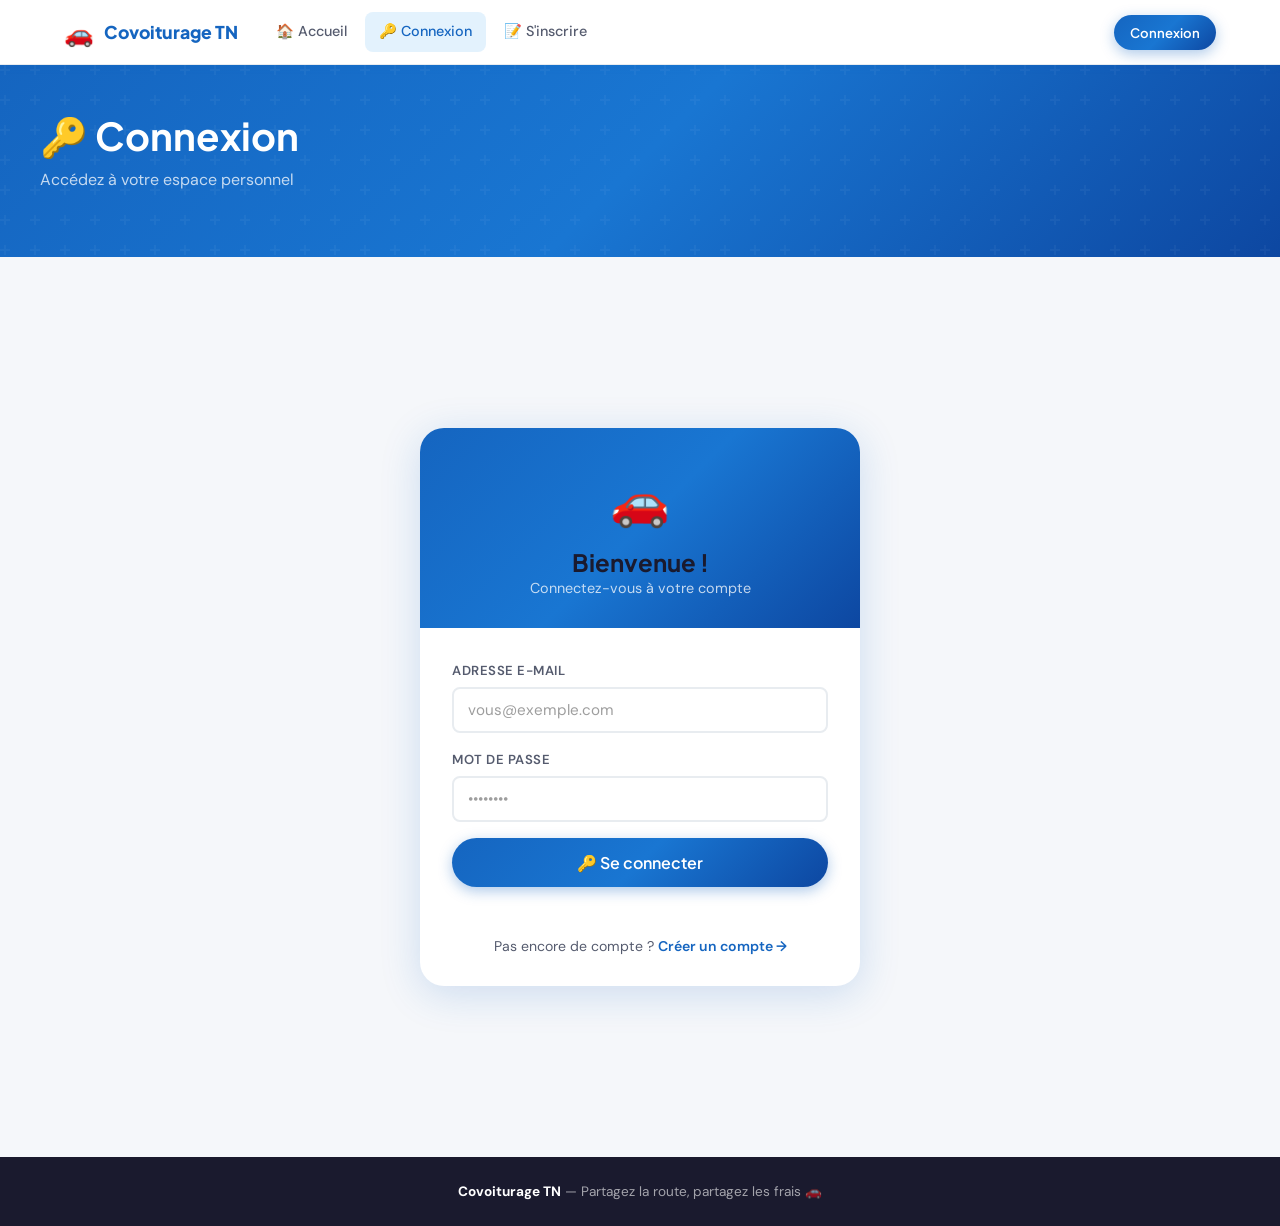
<file: login.html>
<!DOCTYPE html>
<html lang="fr">
<head>
  <meta charset="UTF-8"/>
  <meta name="viewport" content="width=device-width, initial-scale=1.0"/>
  <title>Connexion — Covoiturage TN</title>
  <link rel="stylesheet" href="assets/css/style.css"/>
</head>
<body>

<!--  Navigation partagée -->
<div id="main-nav"></div>

<!--  En-tête de page  -->
<header class="page-hero">
  <div class="page-hero-inner">
    <h1>🔑 Connexion</h1>
    <p>Accédez à votre espace personnel</p>
  </div>
</header>

<!--  Contenu principal  -->
<main>
  <section class="auth-wrap" aria-label="Formulaire de connexion">
    <div class="auth-card">

      <div class="auth-header">
        <div class="emoji">🚗</div>
        <h2>Bienvenue !</h2>
        <p>Connectez-vous à votre compte</p>
      </div>

      <div class="auth-body">

        <!-- Alerte erreur -->
        <div id="loginAlert" class="alert alert-error hidden" role="alert"></div>

        <!-- Champ email -->
        <div class="form-group">
          <label class="form-label" for="email">Adresse e-mail</label>
          <input type="email" id="email" class="form-control"
                 placeholder="vous@exemple.com"
                 autocomplete="email" required
                 aria-required="true"/>
          <span class="form-error" id="emailErr" role="alert">
            Veuillez entrer un email valide.
          </span>
        </div>

        <!-- Champ mot de passe -->
        <div class="form-group">
          <label class="form-label" for="password">Mot de passe</label>
          <input type="password" id="password" class="form-control"
                 placeholder="••••••••"
                 autocomplete="current-password" required
                 aria-required="true"/>
          <span class="form-error" id="passErr" role="alert">
            Le mot de passe est requis.
          </span>
        </div>

        <!-- Bouton connexion -->
        <button class="btn btn-primary btn-full btn-lg"
                id="btnLogin" type="button">
          🔑 Se connecter
        </button>

      </div>

      <div class="auth-footer">
        Pas encore de compte ?
        <a href="register.html">Créer un compte →</a>
      </div>

    </div>
  </section>
</main>

<!--  Pied de page -->
<footer>
  <strong>Covoiturage TN</strong> — Partagez la route, partagez les frais 🚗
</footer>

<div id="toast-container"></div>
<script src="assets/js/app.js"></script>
<script>
/* ============================================================
   login.html — Script page connexion
   - Validation des champs (email, mot de passe)
   - AJAX fetch vers auth/login.php
   - Gestion de la session (localStorage)
   ============================================================ */

document.addEventListener('DOMContentLoaded', () => {
  buildNav('login');

  /* Redirection si déjà connecté */
  if (Session.isAuth()) {
    window.location.href = 'index.html';
    return;
  }

  /* addEventListener — bouton connexion (événement clic) */
  document.getElementById('btnLogin')
    .addEventListener('click', doLogin);

  /* addEventListener — touche Entrée dans les champs */
  document.getElementById('email')
    .addEventListener('keydown', e => { if (e.key === 'Enter') doLogin(); });
  document.getElementById('password')
    .addEventListener('keydown', e => { if (e.key === 'Enter') doLogin(); });
});

/*  Connexion avec validation + AJAX  */
async function doLogin() {
  /* getElementById — sélection des éléments du formulaire */
  const emailEl = document.getElementById('email');
  const passEl  = document.getElementById('password');
  const btnEl   = document.getElementById('btnLogin');
  const alertEl = document.getElementById('loginAlert');

  /* Cacher l'alerte précédente */
  alertEl.classList.add('hidden');

  /*  Validation côté client  */
  let valid = true;

  /* Validation email */
  const emailErr = document.getElementById('emailErr');
  if (!Validators.email(emailEl.value)) {
    emailEl.classList.add('error');
    emailErr.classList.add('show');          /* Afficher message d'erreur */
    valid = false;
  } else {
    emailEl.classList.remove('error');
    emailErr.classList.remove('show');
  }

  /* Validation mot de passe */
  const passErr = document.getElementById('passErr');
  if (!Validators.required(passEl.value)) {
    passEl.classList.add('error');
    passErr.classList.add('show');
    valid = false;
  } else {
    passEl.classList.remove('error');
    passErr.classList.remove('show');
  }

  /* Blocage de soumission si données invalides */
  if (!valid) return;

  /*  Désactiver le bouton pendant la requête  */
  btnEl.disabled    = true;
  btnEl.textContent = '⏳ Connexion...';

  /* AJAX fetch → PHP login.php → MySQL SELECT */
  const data = await apiFetch(API.auth.login, {
    method: 'POST',
    body: {
      email:    emailEl.value.trim(),
      password: passEl.value
    }
  });

  if (data.success) {
    /* Sauvegarder la session */
    Session.set(data.data);
    showToast('Connexion réussie ! Bienvenue 👋', 'success');
    /* Modification DOM : redirection après 800ms */
    setTimeout(() => window.location.href = 'index.html', 800);
  } else {
    /* Afficher l'erreur serveur dans l'alerte */
    alertEl.textContent = '⚠️ ' + (data.message || 'Identifiants invalides');
    alertEl.classList.remove('hidden');
    btnEl.disabled    = false;
    btnEl.textContent = '🔑 Se connecter';
  }
}
</script>
</body>
</html>
</file>
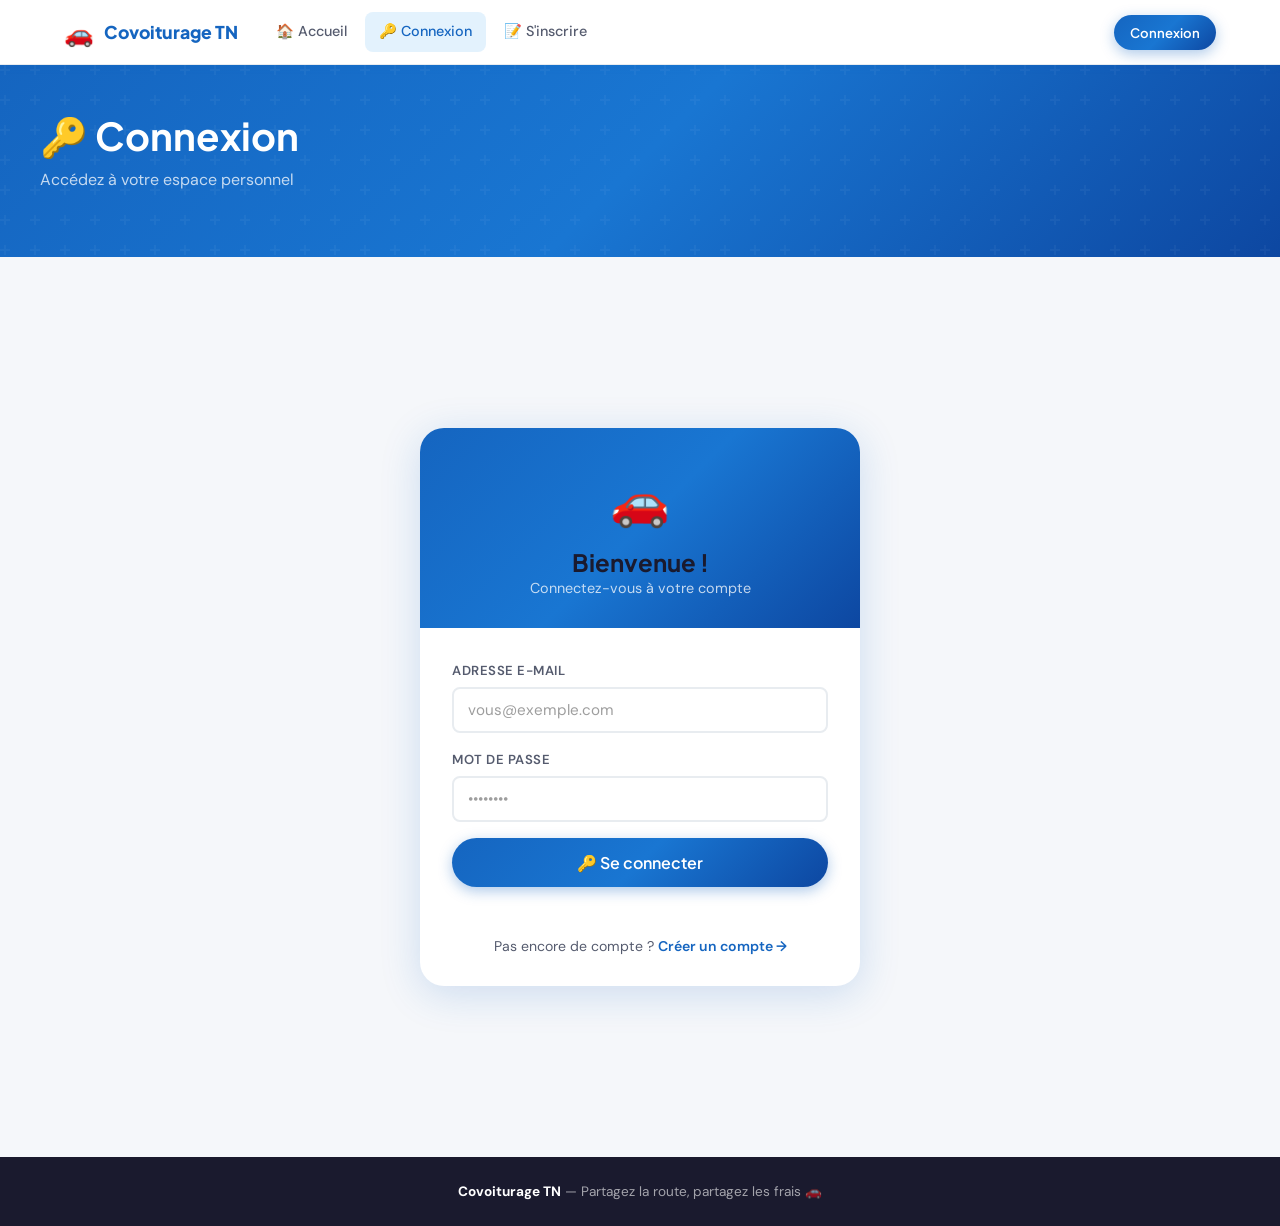
<file: myrides.html>
<!DOCTYPE html>
<html lang="fr">
<head>
  <meta charset="UTF-8"/>
  <meta name="viewport" content="width=device-width, initial-scale=1.0"/>
  <title>Mes Trajets — Covoiturage TN</title>
  <link rel="stylesheet" href="assets/css/style.css"/>
</head>
<body>

<div id="main-nav"></div>

<div class="page-hero">
  <div class="page-hero-inner">
    <h1>🚗 Mes Trajets</h1>
    <p>Vos trajets publiés et vos réservations</p>
  </div>
</div>

<main class="page-content">

  <div class="stats-row mb-24" id="statsRow">
    <div class="stat-card"><div class="skeleton" style="height:40px;border-radius:8px"></div></div>
    <div class="stat-card"><div class="skeleton" style="height:40px;border-radius:8px"></div></div>
    <div class="stat-card"><div class="skeleton" style="height:40px;border-radius:8px"></div></div>
  </div>

  <div class="d-flex align-center gap-12 mb-16" style="flex-wrap:wrap;justify-content:space-between">
    <div class="tabs" role="tablist">
      <button class="tab-btn active" id="tab-published" role="tab">📢 Publiés</button>
      <button class="tab-btn"        id="tab-booked"    role="tab">🎫 Réservés</button>
    </div>
    <a href="publish.html" class="btn btn-primary btn-sm">➕ Publier un trajet</a>
  </div>

  <div class="tab-panel active" id="panel-published">
    <div id="publishedContainer"><div class="spinner-wrap"><div class="spinner"></div></div></div>
  </div>
  <div class="tab-panel" id="panel-booked">
    <div id="bookedContainer"><div class="spinner-wrap"><div class="spinner"></div></div></div>
  </div>

</main>

<!-- Delete confirm modal -->
<div class="modal-overlay" id="deleteModal">
  <div class="modal">
    <div class="modal-header">
      <h3>🗑️ Supprimer le trajet</h3>
      <button class="modal-close" id="btnCloseDeleteModal">✕</button>
    </div>
    <div class="modal-body">
      <div class="alert alert-error">⚠️ Cette action est irréversible.</div>
      <p id="deleteModalDesc" style="margin-top:12px;font-weight:600;color:var(--text-primary)"></p>
    </div>
    <div class="modal-footer">
      <button class="btn btn-ghost" id="btnCancelDelete">Annuler</button>
      <button class="btn btn-danger" id="btnConfirmDelete">🗑️ Supprimer</button>
    </div>
  </div>
</div>

<footer><strong>Covoiturage TN</strong> — Partagez la route 🚗</footer>
<div id="toast-container"></div>
<script src="assets/js/app.js"></script>
<script>
let publishedRides = [];
let bookedRides    = [];
let rideToDelete   = null;

/*  DOMContentLoaded  */
document.addEventListener('DOMContentLoaded', () => {
  if (!requireAuth()) return;
  buildNav('myrides');
  loadData();

  /* addEventListener — tab switching (satisfies DOM events requirement) */
  document.getElementById('tab-published').addEventListener('click', () => switchTab('published'));
  document.getElementById('tab-booked').addEventListener('click',    () => switchTab('booked'));

  /* addEventListener — modal buttons */
  document.getElementById('btnCloseDeleteModal').addEventListener('click', () => closeModal('deleteModal'));
  document.getElementById('btnCancelDelete').addEventListener('click',     () => closeModal('deleteModal'));
  document.getElementById('btnConfirmDelete').addEventListener('click',    confirmDelete);
});

/*  switchTab — classList.add/remove (DOM manipulation) */
function switchTab(tab) {
  /* querySelectorAll — selects all tab buttons */
  document.querySelectorAll('.tab-btn').forEach(b => b.classList.remove('active'));
  document.querySelectorAll('.tab-panel').forEach(p => p.classList.remove('active'));
  /* getElementById — selects specific element */
  document.getElementById('tab-' + tab).classList.add('active');
  document.getElementById('panel-' + tab).classList.add('active');
}

async function loadData() {
  const userId = Session.id();
  await Promise.all([loadPublished(userId), loadBooked(userId)]);
  renderStats();
}

async function loadPublished(userId) {
  const data = await apiFetch(API.rides.userRides + '?user_id=' + userId);
  publishedRides = data.success ? (data.data || []) : [];
  renderPublished();
}

async function loadBooked(userId) {
  const data = await apiFetch(API.rides.bookings + '?user_id=' + userId);
  bookedRides = data.success ? (data.data || []) : [];
  renderBooked();
}

/* renderStats — innerHTML DOM manipulation */
function renderStats() {
  const totalSeats = bookedRides.reduce((a, r) => a + parseInt(r.seats_booked || 0), 0);
  document.getElementById('statsRow').innerHTML = `
    <div class="stat-card">
      <div class="stat-number">${publishedRides.length}</div>
      <div class="stat-label">Trajets publiés</div>
    </div>
    <div class="stat-card">
      <div class="stat-number">${bookedRides.length}</div>
      <div class="stat-label">Réservations</div>
    </div>
    <div class="stat-card">
      <div class="stat-number">${totalSeats}</div>
      <div class="stat-label">Places réservées</div>
    </div>`;
}

/*  renderPublished — createElement + appendChild (DOM add elements)  */
function renderPublished() {
  const container = document.getElementById('publishedContainer');
  container.innerHTML = '';   /* clear existing content */

  if (publishedRides.length === 0) {
    /* createElement to add empty state */
    const empty = document.createElement('div');
    empty.className = 'empty-state';
    empty.innerHTML = `
      <div class="emoji">📢</div>
      <h3>Aucun trajet publié</h3>
      <p>Partagez votre prochain trajet et réduisez vos frais.</p>
      <a href="publish.html" class="btn btn-primary">➕ Publier un trajet</a>`;
    container.appendChild(empty);
    return;
  }

  const grid = document.createElement('div');
  grid.className = 'rides-grid';

  publishedRides.forEach(ride => {
    const seats  = parseInt(ride.available_seats ?? 0);
    const total  = parseInt(ride.total_seats ?? 0);
    const booked = total - seats;
    const pct    = total > 0 ? Math.round((booked / total) * 100) : 0;

    /* createElement for each card */
    const card = document.createElement('article');
    card.className = 'ride-card';
    card.innerHTML = `
      <div class="ride-card-header">
        <div class="ride-route">
          <div class="ride-route-line">
            <div class="dot"></div><div class="route-line"></div><div class="dot dest"></div>
          </div>
          <div class="ride-cities">
            <span class="ride-city">${escHtml(ride.from_city)}</span>
            <span class="ride-city">${escHtml(ride.to_city)}</span>
          </div>
        </div>
        <div style="text-align:right">
          <div class="ride-price">${fmtPrice(ride.price)}</div>
          <span class="badge ${ride.status === 'active' ? 'badge-green' : 'badge-red'}" style="margin-top:4px">
            ${ride.status === 'active' ? '✅ Actif' : '❌ Complet'}
          </span>
        </div>
      </div>
      <div style="margin:10px 0 6px">
        <div style="display:flex;justify-content:space-between;font-size:.78rem;color:var(--text-muted);margin-bottom:4px">
          <span>${booked} réservé${booked > 1 ? 's' : ''}</span>
          <span>${seats} / ${total} places dispo</span>
        </div>
        <div style="height:6px;border-radius:3px;background:var(--border);overflow:hidden">
          <div style="height:100%;width:${pct}%;background:var(--gradient);border-radius:3px"></div>
        </div>
      </div>
      <div class="ride-card-footer">
        <span>📅 ${fmtDate(ride.ride_date)}</span>
        <span>⏰ ${fmtTime(ride.ride_time)}</span>
        <span>💰 ${fmtPrice(ride.price)}</span>
        <button class="btn btn-danger btn-sm btn-del" style="margin-left:auto;border-radius:8px">
          🗑️ Supprimer
        </button>
      </div>`;

    /* addEventListener on delete button — stops propagation so card click doesn't fire */
    card.querySelector('.btn-del').addEventListener('click', (e) => {
      e.stopPropagation();
      askDeleteRide(ride);
    });

    /* addEventListener on the card itself for navigation */
    card.addEventListener('click', () => {
      window.location.href = `ride-detail.html?id=${ride.id}`;
    });

    grid.appendChild(card);   /* appendChild — DOM add element */
  });

  container.appendChild(grid);
}

/*  askDeleteRide — open modal + update DOM text  */
function askDeleteRide(ride) {
  rideToDelete = ride;
  /* querySelector inside modal to update text */
  document.querySelector('#deleteModalDesc').textContent =
    `${ride.from_city} → ${ride.to_city} · ${fmtDate(ride.ride_date)} · ${fmtTime(ride.ride_time)}`;
  openModal('deleteModal');
}

/*  confirmDelete — AJAX fetch → PHP → MySQL DELETE */
async function confirmDelete() {
  if (!rideToDelete) return;
  const btn = document.getElementById('btnConfirmDelete');
  btn.disabled = true;
  btn.textContent = '⏳ Suppression...';

  /* fetch() — AJAX call to PHP (satisfies AJAX requirement) */
  const data = await apiFetch('/rides/deleteRide.php', {
    method: 'POST',
    body: { ride_id: rideToDelete.id, driver_id: Session.id() }
  });

  closeModal('deleteModal');

  if (data.success) {
    showToast('✅ Trajet supprimé', 'success');
    /* Remove element from DOM without page reload */
    publishedRides = publishedRides.filter(r => r.id !== rideToDelete.id);
    renderPublished();
    renderStats();
  } else {
    showToast('❌ ' + (data.message || 'Erreur suppression'), 'error');
  }

  rideToDelete = null;
  btn.disabled = false;
  btn.textContent = '🗑️ Supprimer';
}

/* renderBooked  */
function renderBooked() {
  const container = document.getElementById('bookedContainer');
  if (bookedRides.length === 0) {
    container.innerHTML = `
      <div class="empty-state">
        <div class="emoji">🎫</div>
        <h3>Aucune réservation</h3>
        <p>Trouvez un trajet et réservez votre place !</p>
        <a href="index.html" class="btn btn-primary">🔍 Rechercher un trajet</a>
      </div>`;
    return;
  }
  container.innerHTML = `<div class="rides-grid">${bookedRides.map(r => {
    const n = parseInt(r.seats_booked || 0);
    const tot = fmtPrice(parseFloat(r.price || 0) * n);
    return `
      <article class="ride-card" onclick="window.location.href='ride-detail.html?id=${r.id}'">
        <div class="ride-card-header">
          <div class="ride-route">
            <div class="ride-route-line">
              <div class="dot"></div><div class="route-line"></div><div class="dot dest"></div>
            </div>
            <div class="ride-cities">
              <span class="ride-city">${escHtml(r.from_city)}</span>
              <span class="ride-city">${escHtml(r.to_city)}</span>
            </div>
          </div>
          <div style="text-align:right">
            <div class="ride-price">${tot}</div>
            <div style="font-size:.78rem;color:var(--text-muted)">${n} place${n>1?'s':''}</div>
          </div>
        </div>
        <div style="padding:8px 0;display:flex;gap:8px;flex-wrap:wrap">
          <span class="badge badge-blue">🎫 ${n} place${n>1?'s':''}</span>
          <span class="badge ${r.booking_status === 'confirmed' ? 'badge-green' : 'badge-gray'}">
            ${r.booking_status === 'confirmed' ? '✅ Confirmé' : escHtml(r.booking_status)}
          </span>
        </div>
        <div class="ride-card-footer">
          <span>📅 ${fmtDate(r.ride_date)}</span>
          <span>⏰ ${fmtTime(r.ride_time)}</span>
          <span>👤 ${escHtml(r.driver_name || '')}</span>
          <span>📞 ${escHtml(r.driver_phone || '')}</span>
        </div>
        <div style="font-size:.75rem;color:var(--text-muted);padding-top:6px;border-top:1px solid var(--border);margin-top:4px">
          Réservé le ${fmtDate(r.booked_at)}
        </div>
      </article>`;
  }).join('')}</div>`;
}
</script>
</body>
</html>
</file>
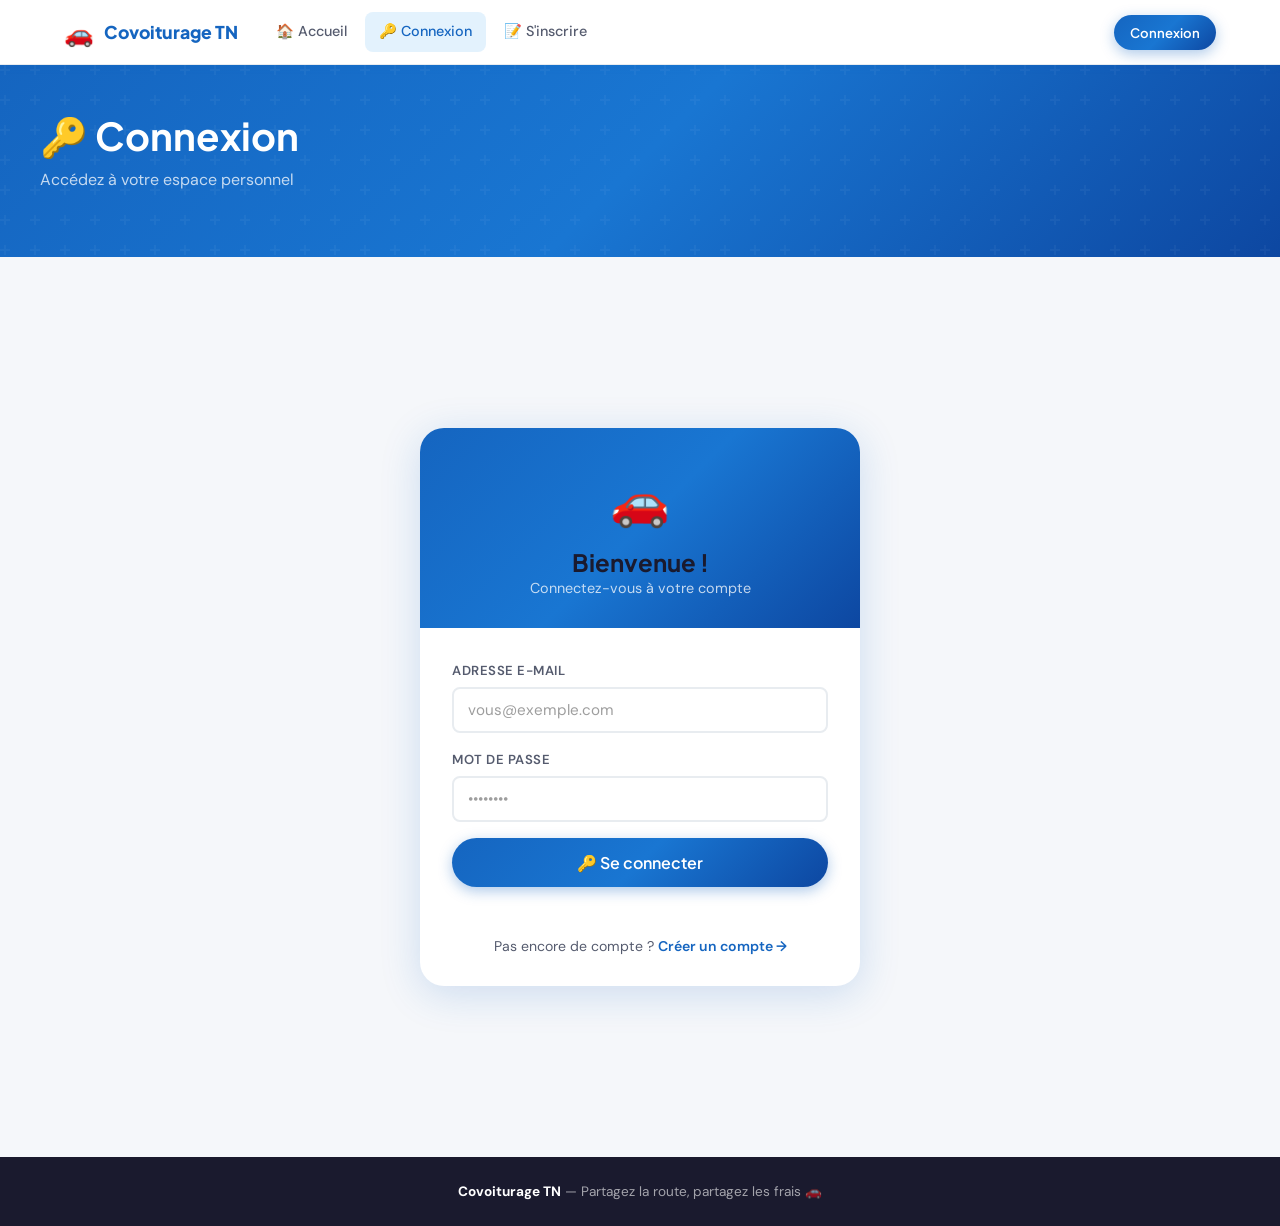
<file: profile.html>
<!DOCTYPE html>
<html lang="fr">
<head>
  <meta charset="UTF-8"/>
  <meta name="viewport" content="width=device-width, initial-scale=1.0"/>
  <title>Mon Profil — Covoiturage TN</title>
  <link rel="stylesheet" href="assets/css/style.css"/>
</head>
<body>
<div id="main-nav"></div>

<div class="page-hero">
  <div class="page-hero-inner">
    <h1>👤 Mon Profil</h1>
    <p>Consultez et modifiez vos informations</p>
  </div>
</div>

<main class="page-content">
  <div id="profileContainer">
    <div class="spinner-wrap"><div class="spinner"></div></div>
  </div>
</main>

<footer><strong>Covoiturage TN</strong> — Partagez la route 🚗</footer>
<div id="toast-container"></div>
<script src="assets/js/app.js"></script>
<script>
let profileData    = null;
let publishedCount = 0;
let bookedCount    = 0;

document.addEventListener('DOMContentLoaded', async () => {
  if (!requireAuth()) return;
  buildNav('profile');
  await loadProfile();

  /* addEventListener after DOM is built */
  setupProfileEvents();
});

/* Load profile data via AJAX (fetch) */
async function loadProfile() {
  const userId = Session.id();

  /* Promise.all — three AJAX calls in parallel (satisfies AJAX requirement) */
  const [profileRes, publishedRes, bookedRes] = await Promise.all([
    apiFetch(API.auth.profile    + '?user_id=' + userId),
    apiFetch(API.rides.userRides + '?user_id=' + userId),
    apiFetch(API.rides.bookings  + '?user_id=' + userId),
  ]);

  if (!profileRes.success) {
    document.getElementById('profileContainer').innerHTML =
      `<div class="alert alert-error">❌ Impossible de charger le profil.</div>`;
    return;
  }

  profileData    = profileRes.data;
  publishedCount = publishedRes.success ? (publishedRes.data || []).length : 0;
  bookedCount    = bookedRes.success    ? (bookedRes.data  || []).length   : 0;

  renderProfile();
}

/* Render profile page via DOM manipulation  */
function renderProfile() {
  const u = profileData;

  /* getElementById + innerHTML — DOM manipulation */
  document.getElementById('profileContainer').innerHTML = `

    <div class="profile-layout">

      <!-- Sidebar -->
      <aside class="profile-sidebar">
        <div class="profile-avatar-section">
          <div class="profile-avatar" id="avatarEl">${initials(u.full_name)}</div>
          <div class="profile-name"  id="profileNameEl">${escHtml(u.full_name)}</div>
          <div class="profile-email">${escHtml(u.email)}</div>
        </div>

        <div class="profile-info-list">
          <div class="profile-info-item">
            <span class="icon">📧</span>
            <div>
              <div class="profile-info-label">E-mail</div>
              <div class="profile-info-value">${escHtml(u.email)}</div>
            </div>
          </div>
          <div class="profile-info-item">
            <span class="icon">📱</span>
            <div>
              <div class="profile-info-label">Téléphone</div>
              <div class="profile-info-value" id="sidebarPhone">${escHtml(u.phone || 'Non renseigné')}</div>
            </div>
          </div>
          <div class="profile-info-item">
            <span class="icon">🆔</span>
            <div>
              <div class="profile-info-label">ID utilisateur</div>
              <div class="profile-info-value">#${u.id}</div>
            </div>
          </div>
        </div>

        <div style="padding:16px;border-top:1px solid var(--border)">
          <button class="btn btn-danger btn-full" id="btnLogout">🚪 Se déconnecter</button>
        </div>
      </aside>

      <!-- Main -->
      <div>

        <!-- Stats -->
        <div class="stats-row mb-24">
          <div class="stat-card">
            <div class="stat-number">${publishedCount}</div>
            <div class="stat-label">Trajets publiés</div>
          </div>
          <div class="stat-card">
            <div class="stat-number">${bookedCount}</div>
            <div class="stat-label">Réservations</div>
          </div>
          <div class="stat-card">
            <div class="stat-number">${publishedCount + bookedCount}</div>
            <div class="stat-label">Activité totale</div>
          </div>
        </div>

        <!-- Edit profile form — UPDATE operation -->
        <div class="card publish-form-card mb-24">
          <h2 class="section-title mb-24">✏️ Modifier le profil</h2>

          <div id="updateAlert" class="alert alert-error hidden" style="margin-bottom:16px"></div>
          <div id="updateSuccess" class="alert alert-success hidden" style="margin-bottom:16px"></div>

          <form id="profileForm" novalidate>

            <div class="form-group mb-16">
              <label class="form-label" for="editName">Nom complet</label>
              <input type="text" id="editName" class="form-control"
                     value="${escHtml(u.full_name)}" placeholder="Votre nom complet"/>
              <span class="form-error" id="editNameErr">Le nom est requis.</span>
            </div>

            <div class="form-group mb-16">
              <label class="form-label" for="editPhone">Téléphone (8 chiffres)</label>
              <input type="tel" id="editPhone" class="form-control"
                     value="${escHtml(u.phone || '')}" placeholder="55123456" maxlength="8"/>
              <span class="form-error" id="editPhoneErr">8 chiffres requis.</span>
            </div>

            <div class="form-group mb-24">
              <label class="form-label" for="editEmail">E-mail</label>
              <input type="email" id="editEmail" class="form-control"
                     value="${escHtml(u.email)}" readonly
                     style="background:var(--bg);cursor:default"/>
              <span class="form-hint">L'e-mail ne peut pas être modifié.</span>
            </div>

            <button type="submit" class="btn btn-primary" id="btnSaveProfile">
              💾 Enregistrer les modifications
            </button>
          </form>
        </div>

        <!-- Quick actions -->
        <div class="card card-body">
          <h2 class="section-title mb-16">⚡ Actions rapides</h2>
          <div style="display:grid;grid-template-columns:repeat(auto-fill,minmax(180px,1fr));gap:12px">
            <a href="index.html"   class="btn btn-outline" style="border-radius:var(--radius-sm)">🔍 Chercher</a>
            <a href="publish.html" class="btn btn-primary" style="border-radius:var(--radius-sm)">➕ Publier</a>
            <a href="myrides.html" class="btn btn-outline" style="border-radius:var(--radius-sm)">🚗 Mes trajets</a>
          </div>
        </div>

      </div>
    </div>`;
}

/*  Setup form events after DOM render  */
function setupProfileEvents() {
  /* Use event delegation since elements may not exist yet */
  document.addEventListener('submit', e => {
    if (e.target.id === 'profileForm') {
      e.preventDefault();
      saveProfile();
    }
  });

  document.addEventListener('click', e => {
    if (e.target.id === 'btnLogout') confirmLogout();
  });
}

/*  saveProfile — AJAX → PHP updateProfile.php → MySQL UPDATE */
async function saveProfile() {
  const nameEl  = document.getElementById('editName');
  const phoneEl = document.getElementById('editPhone');
  const alertEl = document.getElementById('updateAlert');
  const successEl = document.getElementById('updateSuccess');

  alertEl.classList.add('hidden');
  successEl.classList.add('hidden');

  /* Client-side validation */
  let valid = true;

  if (!Validators.required(nameEl.value)) {
    nameEl.classList.add('error');
    document.getElementById('editNameErr').classList.add('show');
    valid = false;
  } else {
    nameEl.classList.remove('error');
    document.getElementById('editNameErr').classList.remove('show');
  }

  const phone = phoneEl.value.trim();
  if (phone !== '' && !Validators.phone(phone)) {
    phoneEl.classList.add('error');
    document.getElementById('editPhoneErr').classList.add('show');
    valid = false;
  } else {
    phoneEl.classList.remove('error');
    document.getElementById('editPhoneErr').classList.remove('show');
  }

  if (!valid) return;

  const btn = document.getElementById('btnSaveProfile');
  btn.disabled    = true;
  btn.textContent = '⏳ Enregistrement...';

  /* fetch() AJAX → PHP → MySQL UPDATE */
  const data = await apiFetch('/auth/updateProfile.php', {
    method: 'POST',
    body: {
      user_id:   Session.id(),
      full_name: nameEl.value.trim(),
      phone:     phone,
    }
  });

  if (data.success) {
    /* Update session data */
    const user = Session.get();
    user.full_name = data.data.full_name;
    user.phone     = data.data.phone;
    Session.set(user);

    /* Live DOM update without page reload */
    const nameDisplay = document.getElementById('profileNameEl');
    const avatarEl    = document.getElementById('avatarEl');
    const phoneEl2    = document.getElementById('sidebarPhone');
    if (nameDisplay) nameDisplay.textContent = data.data.full_name;
    if (avatarEl)    avatarEl.textContent    = initials(data.data.full_name);
    if (phoneEl2)    phoneEl2.textContent    = data.data.phone || 'Non renseigné';

    successEl.textContent = '✅ Profil mis à jour avec succès !';
    successEl.classList.remove('hidden');
    showToast('✅ Profil mis à jour !', 'success');

    /* Rebuild nav to reflect new name */
    buildNav('profile');
  } else {
    alertEl.textContent = '❌ ' + (data.message || 'Erreur lors de la mise à jour.');
    alertEl.classList.remove('hidden');
  }

  btn.disabled    = false;
  btn.textContent = '💾 Enregistrer les modifications';
}

function confirmLogout() {
  if (confirm('Voulez-vous vraiment vous déconnecter ?')) {
    Session.clear();
    showToast('À bientôt ! 👋', 'info');
    setTimeout(() => window.location.href = 'login.html', 700);
  }
}
</script>
</body>
</html>
</file>
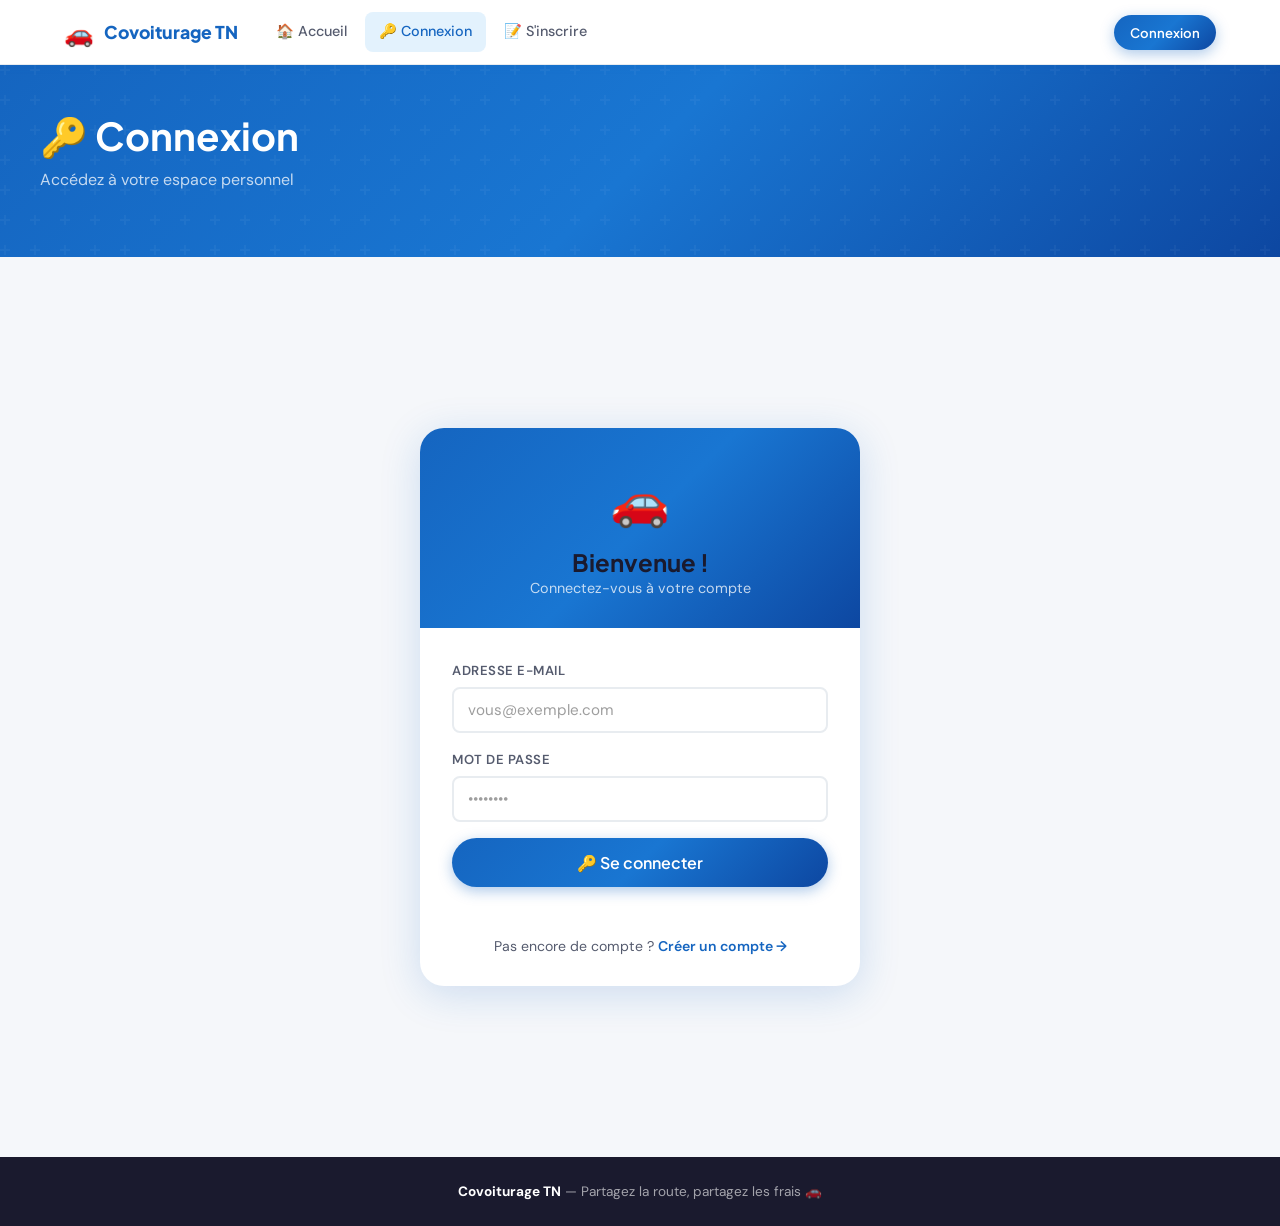
<file: publish.html>
<!DOCTYPE html>
<html lang="fr">
<head>
  <meta charset="UTF-8"/>
  <meta name="viewport" content="width=device-width, initial-scale=1.0"/>
  <title>Publier un trajet — Covoiturage TN</title>
  <link rel="stylesheet" href="assets/css/style.css"/>
</head>
<body>
<div id="main-nav"></div>

<div class="page-hero">
  <div class="page-hero-inner">
    <h1>📢 Publier un trajet</h1>
    <p>Partagez votre prochain trajet et réduisez vos frais.</p>
  </div>
</div>

<main class="page-content">
  <div class="publish-layout">

    <!-- Main form -->
    <div>
      <div class="card publish-form-card">
        <h2 class="section-title mb-24">✍️ Informations du trajet</h2>

        <form id="publishForm" novalidate>

          <!-- Driver name (pre-filled) -->
          <div class="form-group mb-16">
            <label class="form-label" for="driverName">Nom du conducteur</label>
            <input type="text" id="driverName" class="form-control" readonly
                   style="background:var(--bg);cursor:default"/>
          </div>

          <!-- Route -->
          <div class="form-row mb-16">
            <div class="form-group">
              <label class="form-label" for="from">📍 Ville de départ</label>
              <input type="text" id="from" class="form-control"
                     placeholder="Ex: Tunis" list="cityList"/>
              <span class="form-error" id="fromErr">Ville de départ requise.</span>
            </div>
            <div class="form-group">
              <label class="form-label" for="to">🏁 Ville d'arrivée</label>
              <input type="text" id="to" class="form-control"
                     placeholder="Ex: Sfax" list="cityList"/>
              <span class="form-error" id="toErr">Ville d'arrivée requise.</span>
            </div>
          </div>

          <!-- City autocomplete -->
          <datalist id="cityList">
            <option value="Tunis"/><option value="Sfax"/><option value="Sousse"/>
            <option value="Monastir"/><option value="Gabes"/><option value="Bizerte"/>
            <option value="Nabeul"/><option value="Kairouan"/><option value="Gafsa"/>
            <option value="Djerba"/><option value="Medenine"/><option value="Mahdia"/>
          </datalist>

          <!-- Date & time -->
          <div class="form-row mb-16">
            <div class="form-group">
              <label class="form-label" for="date">📅 Date du trajet</label>
              <input type="date" id="date" class="form-control"/>
              <span class="form-error" id="dateErr">Date requise.</span>
            </div>
            <div class="form-group">
              <label class="form-label" for="time">⏰ Heure de départ</label>
              <input type="time" id="time" class="form-control"/>
              <span class="form-error" id="timeErr">Heure requise.</span>
            </div>
          </div>

          <!-- Seats & price -->
          <div class="form-row mb-16">
            <div class="form-group">
              <label class="form-label" for="seats">💺 Nombre de places</label>
              <input type="number" id="seats" class="form-control"
                     min="1" max="8" placeholder="Ex: 3"/>
              <span class="form-error" id="seatsErr">Minimum 1 place.</span>
            </div>
            <div class="form-group">
              <label class="form-label" for="price">💰 Prix par personne (TND)</label>
              <input type="number" id="price" class="form-control"
                     min="0" step="0.5" placeholder="Ex: 15.00"/>
              <span class="form-error" id="priceErr">Prix invalide (≥ 0).</span>
            </div>
          </div>

          <!-- Phone -->
          <div class="form-group mb-16">
            <label class="form-label" for="phone">📞 Téléphone de contact</label>
            <input type="tel" id="phone" class="form-control"
                   placeholder="55123456" maxlength="8"/>
            <span class="form-error" id="phoneErr">8 chiffres requis.</span>
          </div>

          <!-- Note -->
          <div class="form-group mb-24">
            <label class="form-label" for="note">📝 Note (optionnel)</label>
            <textarea id="note" class="form-control" rows="3"
                      placeholder="Bagages autorisés, préférences, point de rendez-vous..."></textarea>
          </div>

          <button type="submit" class="btn btn-primary btn-full btn-lg" id="btnPublish">
            🚀 Publier le trajet
          </button>

        </form>
      </div>
    </div>

    <!-- Sidebar preview -->
    <aside>
      <div class="booking-card" style="position:sticky;top:88px">
        <h3 class="section-title">👁️ Aperçu</h3>
        <div id="preview" style="color:var(--text-muted);font-size:.9rem;text-align:center;padding:20px 0">
          Remplissez le formulaire pour voir l'aperçu de votre annonce.
        </div>
      </div>

      <div class="card card-body mt-16">
        <div class="section-title mb-16">💡 Conseils</div>
        <ul style="display:flex;flex-direction:column;gap:10px;font-size:.88rem;color:var(--text-secondary)">
          <li>✅ Indiquez un point de rendez-vous précis dans la note</li>
          <li>✅ Le prix affiché est par personne</li>
          <li>✅ Répondez rapidement aux passagers</li>
          <li>✅ Respectez les horaires communiqués</li>
        </ul>
      </div>
    </aside>

  </div>
</main>

<footer><strong>Covoiturage TN</strong> — Partagez la route 🚗</footer>
<div id="toast-container"></div>

<script src="assets/js/app.js"></script>
<script>
document.addEventListener('DOMContentLoaded', () => {
  if (!requireAuth()) return;
  buildNav('publish');

  // Pre-fill driver name from session
  const user = Session.get();
  if (user) document.getElementById('driverName').value = user.full_name || '';

  // Set minimum date to today
  const today = new Date().toISOString().split('T')[0];
  document.getElementById('date').min = today;

  // Live preview
  ['from','to','date','time','seats','price'].forEach(id => {
    document.getElementById(id).addEventListener('input', updatePreview);
  });

  // Submit
  document.getElementById('publishForm').addEventListener('submit', e => {
    e.preventDefault();
    doPublish();
  });
});

/* ── Live preview ── */
function updatePreview() {
  const from  = document.getElementById('from').value.trim();
  const to    = document.getElementById('to').value.trim();
  const date  = document.getElementById('date').value;
  const time  = document.getElementById('time').value;
  const seats = document.getElementById('seats').value;
  const price = document.getElementById('price').value;

  if (!from && !to) {
    document.getElementById('preview').innerHTML =
      `<span style="color:var(--text-muted)">Remplissez le formulaire...</span>`;
    return;
  }

  document.getElementById('preview').innerHTML = `
    <div style="text-align:left">
      <div class="ride-card" style="cursor:default;margin:0">
        <div class="ride-card-header">
          <div class="ride-route">
            <div class="ride-route-line">
              <div class="dot"></div>
              <div class="route-line"></div>
              <div class="dot dest"></div>
            </div>
            <div class="ride-cities">
              <span class="ride-city">${escHtml(from || '?')}</span>
              <span class="ride-city">${escHtml(to || '?')}</span>
            </div>
          </div>
          <div class="ride-price">${price ? fmtPrice(price) : '—'}</div>
        </div>
        <div class="ride-card-footer">
          ${date ? `<span>📅 ${fmtDate(date)}</span>` : ''}
          ${time ? `<span>⏰ ${time}</span>` : ''}
          ${seats ? `<span>💺 ${seats} place${parseInt(seats)>1?'s':''}</span>` : ''}
        </div>
      </div>
    </div>`;
}

/* ── Publish ride ── */
async function doPublish() {
  const fields = [
    ['from',  'fromErr',  [[Validators.required, 'Ville de départ requise.']]],
    ['to',    'toErr',    [[Validators.required, 'Ville d\'arrivée requise.']]],
    ['date',  'dateErr',  [[Validators.required, 'Date requise.']]],
    ['time',  'timeErr',  [[Validators.required, 'Heure requise.']]],
    ['seats', 'seatsErr', [[Validators.positive, 'Minimum 1 place.']]],
    ['price', 'priceErr', [[Validators.nonNeg,   'Prix invalide.']]],
    ['phone', 'phoneErr', [[Validators.phone,     '8 chiffres requis.']]],
  ];

  let valid = true;
  for (const [id, errId, rules] of fields) {
    const el    = document.getElementById(id);
    const errEl = document.getElementById(errId);
    let ok = true;
    for (const [fn, msg] of rules) {
      if (!fn(el.value)) {
        el.classList.add('error');
        errEl.textContent = msg;
        errEl.classList.add('show');
        ok = false;
        valid = false;
        break;
      }
    }
    if (ok) { el.classList.remove('error'); errEl?.classList.remove('show'); }
  }

  // Extra: from ≠ to
  const from = document.getElementById('from').value.trim();
  const to   = document.getElementById('to').value.trim();
  if (from && to && from.toLowerCase() === to.toLowerCase()) {
    document.getElementById('to').classList.add('error');
    document.getElementById('toErr').textContent = 'Départ et arrivée doivent être différents.';
    document.getElementById('toErr').classList.add('show');
    valid = false;
  }

  if (!valid) { showToast('Veuillez corriger les erreurs.', 'error'); return; }

  const btn = document.getElementById('btnPublish');
  btn.disabled = true;
  btn.textContent = '⏳ Publication...';

  const user = Session.get();
  const data = await apiFetch(API.rides.post, {
    method: 'POST',
    body: {
      driver_id:  user.id,
      driverName: user.full_name,
      from:       from,
      to:         to,
      date:       document.getElementById('date').value,
      time:       document.getElementById('time').value,
      seats:      parseInt(document.getElementById('seats').value),
      price:      parseFloat(document.getElementById('price').value),
      phone:      document.getElementById('phone').value.trim(),
      note:       document.getElementById('note').value.trim(),
    }
  });

  if (data.success) {
    showToast('🎉 Trajet publié avec succès !', 'success', 4000);
    setTimeout(() => window.location.href = 'myrides.html', 1000);
  } else {
    showToast('❌ ' + (data.message || 'Erreur lors de la publication.'), 'error');
    btn.disabled = false;
    btn.textContent = '🚀 Publier le trajet';
  }
}
</script>
</body>
</html>
</file>
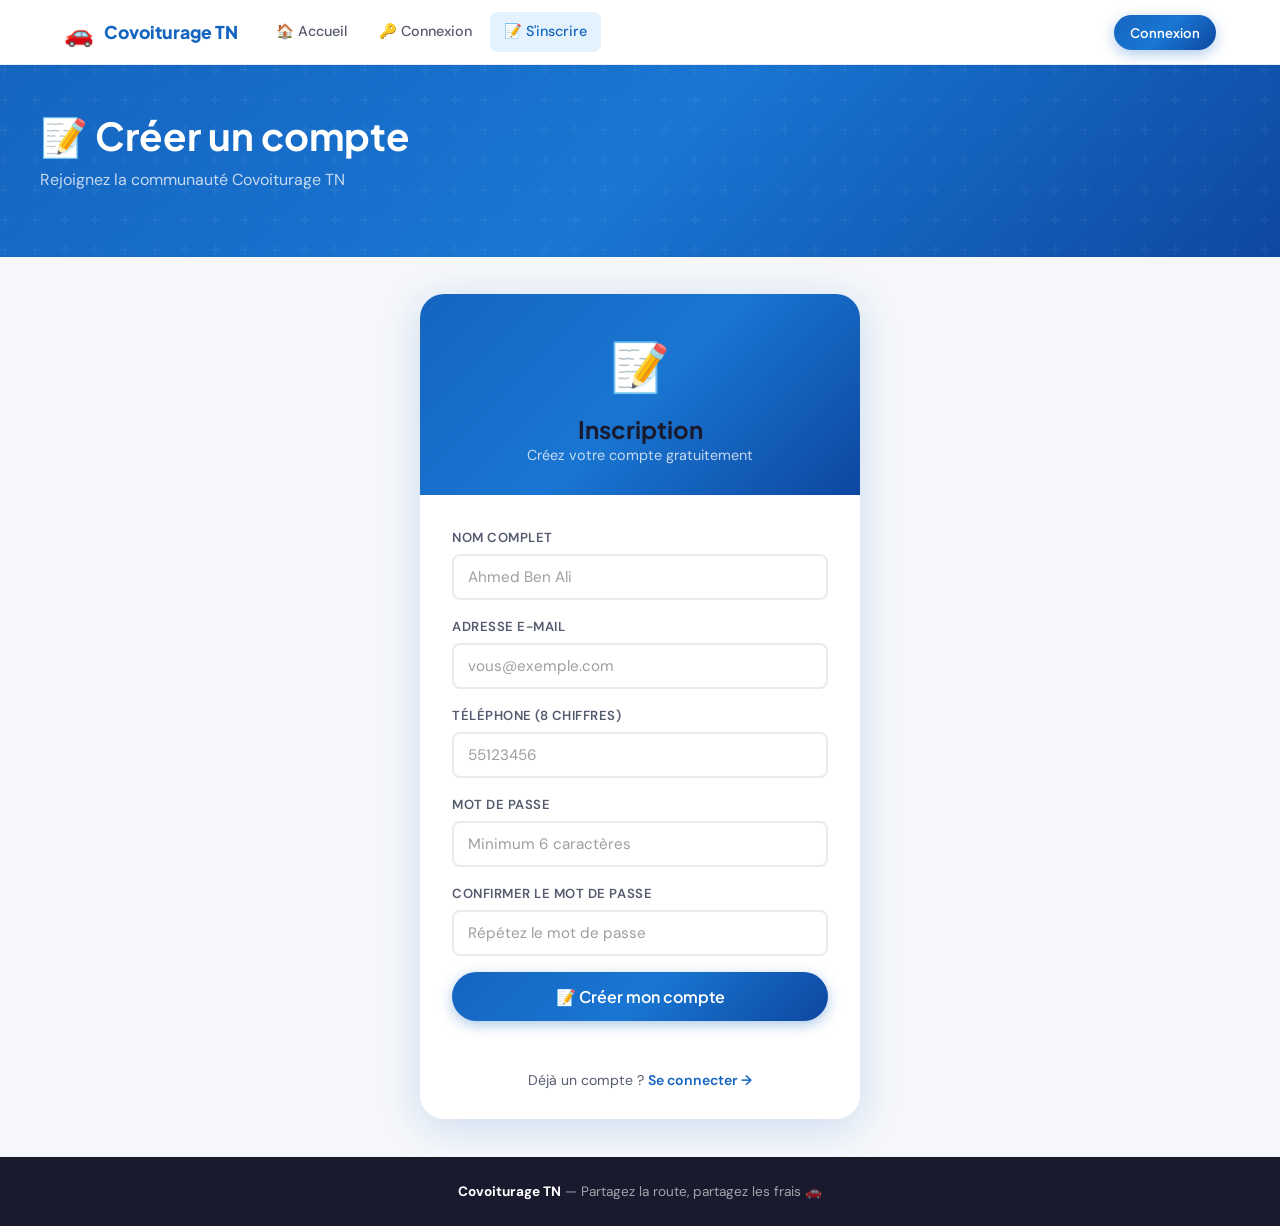
<file: register.html>
<!DOCTYPE html>
<html lang="fr">
<head>
  <meta charset="UTF-8"/>
  <meta name="viewport" content="width=device-width, initial-scale=1.0"/>
  <title>Inscription — Covoiturage TN</title>
  <link rel="stylesheet" href="assets/css/style.css"/>
</head>
<body>

<!-- Navigation partagée -->
<div id="main-nav"></div>

<!-- En-tête de page  -->
<header class="page-hero">
  <div class="page-hero-inner">
    <h1>📝 Créer un compte</h1>
    <p>Rejoignez la communauté Covoiturage TN</p>
  </div>
</header>

<!--  Contenu principal  -->
<main>
  <section class="auth-wrap" aria-label="Formulaire d'inscription">
    <div class="auth-card">

      <div class="auth-header">
        <div class="emoji">📝</div>
        <h2>Inscription</h2>
        <p>Créez votre compte gratuitement</p>
      </div>

      <div class="auth-body">

        <!-- Alerte erreur serveur -->
        <div id="registerAlert" class="alert alert-error hidden" role="alert"></div>

        <!-- Champ nom complet -->
        <div class="form-group">
          <label class="form-label" for="fullName">Nom complet</label>
          <input type="text" id="fullName" class="form-control"
                 placeholder="Ahmed Ben Ali"
                 autocomplete="name" required aria-required="true"/>
          <span class="form-error" id="nameErr" role="alert">
            Le nom complet est requis.
          </span>
        </div>

        <!-- Champ email -->
        <div class="form-group">
          <label class="form-label" for="email">Adresse e-mail</label>
          <input type="email" id="email" class="form-control"
                 placeholder="vous@exemple.com"
                 autocomplete="email" required aria-required="true"/>
          <span class="form-error" id="emailErr" role="alert">
            Adresse email invalide.
          </span>
        </div>

        <!-- Champ téléphone -->
        <div class="form-group">
          <label class="form-label" for="phone">Téléphone (8 chiffres)</label>
          <input type="tel" id="phone" class="form-control"
                 placeholder="55123456"
                 maxlength="8" autocomplete="tel"
                 required aria-required="true"/>
          <span class="form-error" id="phoneErr" role="alert">
            8 chiffres sont requis (ex: 55123456).
          </span>
        </div>

        <!-- Champ mot de passe -->
        <div class="form-group">
          <label class="form-label" for="password">Mot de passe</label>
          <input type="password" id="password" class="form-control"
                 placeholder="Minimum 6 caractères"
                 autocomplete="new-password" required aria-required="true"/>
          <span class="form-error" id="passErr" role="alert">
            Minimum 6 caractères.
          </span>
        </div>

        <!-- Champ confirmation mot de passe -->
        <div class="form-group">
          <label class="form-label" for="confirm">Confirmer le mot de passe</label>
          <input type="password" id="confirm" class="form-control"
                 placeholder="Répétez le mot de passe"
                 autocomplete="new-password" required aria-required="true"/>
          <span class="form-error" id="confirmErr" role="alert">
            Les mots de passe ne correspondent pas.
          </span>
        </div>

        <!-- Bouton inscription -->
        <button class="btn btn-primary btn-full btn-lg"
                id="btnRegister" type="button">
          📝 Créer mon compte
        </button>

      </div>

      <div class="auth-footer">
        Déjà un compte ?
        <a href="login.html">Se connecter →</a>
      </div>

    </div>
  </section>
</main>

<!--  Pied de page -->
<footer>
  <strong>Covoiturage TN</strong> — Partagez la route, partagez les frais 🚗
</footer>

<div id="toast-container"></div>
<script src="assets/js/app.js"></script>
<script>


document.addEventListener('DOMContentLoaded', () => {
  buildNav('register');

  /* Redirection si déjà connecté */
  if (Session.isAuth()) {
    window.location.href = 'index.html';
    return;
  }

  /* addEventListener — bouton inscription (événement clic) */
  document.getElementById('btnRegister')
    .addEventListener('click', doRegister);

  /* addEventListener — saisie en temps réel pour vérifier mdp */
  document.getElementById('confirm')
    .addEventListener('input', checkPasswordMatch);
});

/*  Vérification temps réel : mots de passe correspondent */
function checkPasswordMatch() {
  /* querySelector — sélection par ID dans le DOM */
  const passVal    = document.getElementById('password').value;
  const confirmEl  = document.getElementById('confirm');
  const confirmErr = document.getElementById('confirmErr');

  if (confirmEl.value && confirmEl.value !== passVal) {
    confirmEl.classList.add('error');
    confirmErr.classList.add('show');
  } else {
    confirmEl.classList.remove('error');
    confirmErr.classList.remove('show');
  }
}

/* Inscription avec validation + AJAX  */
async function doRegister() {
  /* getElementById — sélection des champs */
  const nameEl    = document.getElementById('fullName');
  const emailEl   = document.getElementById('email');
  const phoneEl   = document.getElementById('phone');
  const passEl    = document.getElementById('password');
  const confirmEl = document.getElementById('confirm');
  const btnEl     = document.getElementById('btnRegister');
  const alertEl   = document.getElementById('registerAlert');

  alertEl.classList.add('hidden');

  /*  Règles de validation par champ */
  const rules = [
    {
      el: nameEl, errId: 'nameErr',
      fn: v => Validators.required(v),
      msg: 'Le nom complet est requis.'
    },
    {
      el: emailEl, errId: 'emailErr',
      fn: v => Validators.email(v),
      msg: 'Adresse email invalide.'
    },
    {
      el: phoneEl, errId: 'phoneErr',
      fn: v => Validators.phone(v),
      msg: '8 chiffres requis (ex: 55123456).'
    },
    {
      el: passEl, errId: 'passErr',
      fn: v => Validators.minLen(v, 6),
      msg: 'Minimum 6 caractères.'
    },
    {
      el: confirmEl, errId: 'confirmErr',
      fn: v => v === passEl.value,
      msg: 'Les mots de passe ne correspondent pas.'
    },
  ];

  /*  Validation + affichage des erreurs  */
  let valid = true;
  for (const rule of rules) {
    const errEl = document.getElementById(rule.errId);
    if (!rule.fn(rule.el.value)) {
      /* Modifier le DOM : ajouter classe error + afficher message */
      rule.el.classList.add('error');
      errEl.textContent = rule.msg;
      errEl.classList.add('show');
      valid = false;
    } else {
      rule.el.classList.remove('error');
      errEl.classList.remove('show');
    }
  }

  /* Blocage de soumission si données invalides */
  if (!valid) {
    showToast('Veuillez corriger les erreurs.', 'error');
    return;
  }

  /*  Désactiver le bouton pendant la requête  */
  btnEl.disabled    = true;
  btnEl.textContent = '⏳ Inscription...';

  /* AJAX fetch → PHP register.php → MySQL INSERT  */
  const data = await apiFetch(API.auth.register, {
    method: 'POST',
    body: {
      full_name: nameEl.value.trim(),
      email:     emailEl.value.trim(),
      phone:     phoneEl.value.trim(),
      password:  passEl.value,
    }
  });

  if (data.success) {
    /* Sauvegarder la session */
    Session.set(data.data);
    showToast('Compte créé avec succès ! Bienvenue 🎉', 'success');
    setTimeout(() => window.location.href = 'index.html', 900);
  } else {
    /* Afficher message d'erreur serveur */
    alertEl.textContent = '⚠️ ' + (data.message || 'Erreur lors de l\'inscription.');
    alertEl.classList.remove('hidden');
    btnEl.disabled    = false;
    btnEl.textContent = '📝 Créer mon compte';
  }
}
</script>
</body>
</html>
</file>
<file: assets/css/style.css>
@import url('https://fonts.googleapis.com/css2?family=Plus+Jakarta+Sans:wght@300;400;500;600;700;800&family=DM+Sans:wght@300;400;500;600&display=swap');

/* ── CSS Variables ── */
:root {
  --blue-primary:   #1565C0;
  --blue-dark:      #0D47A1;
  --blue-light:     #1976D2;
  --blue-pale:      #E3F2FD;
  --blue-mid:       #BBDEFB;
  --accent:         #F57C00;
  --text-primary:   #1A1A2E;
  --text-secondary: #555B6E;
  --text-muted:     #9E9E9E;
  --surface:        #FFFFFF;
  --bg:             #F5F7FA;
  --bg-card:        #FFFFFF;
  --border:         #E8ECF0;
  --danger:         #D32F2F;
  --success:        #2E7D32;
  --radius-sm:      8px;
  --radius:         16px;
  --radius-lg:      24px;
  --shadow-sm:      0 2px 8px rgba(21,101,192,.08);
  --shadow:         0 4px 20px rgba(21,101,192,.12);
  --shadow-lg:      0 8px 40px rgba(21,101,192,.18);
  --gradient:       linear-gradient(135deg, #1565C0 0%, #1976D2 50%, #0D47A1 100%);
  --transition:     .2s cubic-bezier(.4,0,.2,1);
  --font-head:      'Plus Jakarta Sans', sans-serif;
  --font-body:      'DM Sans', sans-serif;
}

/* ── Reset ── */
*, *::before, *::after { box-sizing: border-box; margin: 0; padding: 0; }
html { scroll-behavior: smooth; }
body {
  font-family: var(--font-body);
  background: var(--bg);
  color: var(--text-primary);
  min-height: 100vh;
  line-height: 1.6;
}
a { text-decoration: none; color: inherit; }
ul { list-style: none; }
img { display: block; max-width: 100%; }
button { cursor: pointer; border: none; background: none; font-family: inherit; }
input, textarea, select { font-family: inherit; }

/* ── Typography ── */
h1, h2, h3, h4, h5 { font-family: var(--font-head); line-height: 1.2; }

/* NAVIGATION */
.navbar {
  position: sticky;
  top: 0;
  z-index: 1000;
  background: var(--surface);
  border-bottom: 1px solid var(--border);
  box-shadow: var(--shadow-sm);
}
.nav-inner {
  max-width: 1200px;
  margin: 0 auto;
  padding: 0 24px;
  height: 64px;
  display: flex;
  align-items: center;
  gap: 24px;
}
.nav-logo {
  display: flex;
  align-items: center;
  gap: 10px;
  font-family: var(--font-head);
  font-weight: 800;
  font-size: 1.1rem;
  color: var(--blue-primary);
  white-space: nowrap;
}
.nav-logo .logo-icon { font-size: 1.5rem; }
.nav-links {
  display: flex;
  align-items: center;
  gap: 4px;
  flex: 1;
}
.nav-links a {
  padding: 8px 14px;
  border-radius: var(--radius-sm);
  font-size: .9rem;
  font-weight: 500;
  color: var(--text-secondary);
  transition: var(--transition);
  white-space: nowrap;
}
.nav-links a:hover,
.nav-links a.active {
  background: var(--blue-pale);
  color: var(--blue-primary);
}
.nav-actions {
  display: flex;
  align-items: center;
  gap: 10px;
  margin-left: auto;
}
.nav-user {
  display: flex;
  align-items: center;
  gap: 8px;
  font-size: .9rem;
  font-weight: 600;
  color: var(--text-primary);
}
.nav-avatar {
  width: 36px;
  height: 36px;
  border-radius: 50%;
  background: var(--gradient);
  display: flex;
  align-items: center;
  justify-content: center;
  color: white;
  font-size: .85rem;
  font-weight: 700;
  flex-shrink: 0;
}
.nav-hamburger {
  display: none;
  flex-direction: column;
  gap: 5px;
  padding: 8px;
  margin-left: auto;
}
.nav-hamburger span {
  display: block;
  width: 22px;
  height: 2px;
  background: var(--text-primary);
  border-radius: 2px;
  transition: var(--transition);
}
.nav-mobile {
  display: none;
  flex-direction: column;
  padding: 12px 24px 16px;
  border-top: 1px solid var(--border);
  gap: 4px;
}
.nav-mobile.open { display: flex; }
.nav-mobile a {
  padding: 10px 14px;
  border-radius: var(--radius-sm);
  font-weight: 500;
  color: var(--text-secondary);
  transition: var(--transition);
}
.nav-mobile a:hover, .nav-mobile a.active {
  background: var(--blue-pale);
  color: var(--blue-primary);
}

/* BUTTONS */
.btn {
  display: inline-flex;
  align-items: center;
  justify-content: center;
  gap: 8px;
  padding: 10px 20px;
  border-radius: 30px;
  font-family: var(--font-head);
  font-weight: 600;
  font-size: .9rem;
  transition: var(--transition);
  white-space: nowrap;
}
.btn-primary {
  background: var(--gradient);
  color: white;
  box-shadow: 0 4px 14px rgba(21,101,192,.35);
}
.btn-primary:hover {
  transform: translateY(-1px);
  box-shadow: 0 6px 20px rgba(21,101,192,.45);
}
.btn-primary:active { transform: translateY(0); }
.btn-outline {
  border: 2px solid var(--blue-primary);
  color: var(--blue-primary);
  background: transparent;
}
.btn-outline:hover {
  background: var(--blue-pale);
}
.btn-ghost {
  color: var(--text-secondary);
  background: transparent;
}
.btn-ghost:hover { background: var(--border); color: var(--text-primary); }
.btn-danger {
  background: var(--danger);
  color: white;
}
.btn-sm { padding: 7px 16px; font-size: .82rem; }
.btn-lg { padding: 14px 28px; font-size: 1rem; }
.btn-full { width: 100%; }
.btn:disabled { opacity: .5; pointer-events: none; }

/* PAGE HEADERS */
.page-hero {
  background: var(--gradient);
  padding: 48px 24px 64px;
  position: relative;
  overflow: hidden;
}
.page-hero::before {
  content: '';
  position: absolute;
  inset: 0;
  background: url("data:image/svg+xml,%3Csvg width='60' height='60' viewBox='0 0 60 60' xmlns='http://www.w3.org/2000/svg'%3E%3Cg fill='none' fill-rule='evenodd'%3E%3Cg fill='%23ffffff' fill-opacity='0.04'%3E%3Cpath d='M36 34v-4h-2v4h-4v2h4v4h2v-4h4v-2h-4zm0-30V0h-2v4h-4v2h4v4h2V6h4V4h-4zM6 34v-4H4v4H0v2h4v4h2v-4h4v-2H6zM6 4V0H4v4H0v2h4v4h2V6h4V4H6z'/%3E%3C/g%3E%3C/g%3E%3C/svg%3E");
}
.page-hero-inner {
  max-width: 1200px;
  margin: 0 auto;
  position: relative;
  z-index: 1;
}
.page-hero h1 {
  font-size: clamp(1.6rem, 4vw, 2.4rem);
  color: white;
  margin-bottom: 8px;
}
.page-hero p {
  color: rgba(255,255,255,.75);
  font-size: 1rem;
}

/* LAYOUT / CONTAINER */
.container {
  max-width: 1200px;
  margin: 0 auto;
  padding: 0 24px;
}
.page-content {
  padding: 32px 24px;
  max-width: 1200px;
  margin: 0 auto;
}
.section { margin-bottom: 40px; }
.section-title {
  font-family: var(--font-head);
  font-size: 1.1rem;
  font-weight: 700;
  color: var(--text-primary);
  margin-bottom: 16px;
  display: flex;
  align-items: center;
  gap: 8px;
}

/* CARDS */
.card {
  background: var(--bg-card);
  border-radius: var(--radius);
  box-shadow: var(--shadow-sm);
  border: 1px solid var(--border);
  overflow: hidden;
  transition: var(--transition);
}
.card:hover { box-shadow: var(--shadow); }
.card-body { padding: 20px; }

/* ── Ride Card ── */
.ride-card {
  background: var(--surface);
  border-radius: var(--radius);
  box-shadow: var(--shadow-sm);
  border: 1px solid var(--border);
  padding: 20px;
  cursor: pointer;
  transition: var(--transition);
  position: relative;
  overflow: hidden;
}
.ride-card::before {
  content: '';
  position: absolute;
  left: 0; top: 0; bottom: 0;
  width: 4px;
  background: var(--gradient);
  border-radius: 4px 0 0 4px;
}
.ride-card:hover {
  transform: translateY(-2px);
  box-shadow: var(--shadow);
  border-color: var(--blue-mid);
}
.ride-card-header {
  display: flex;
  justify-content: space-between;
  align-items: flex-start;
  margin-bottom: 14px;
}
.ride-route {
  display: flex;
  align-items: center;
  gap: 12px;
  flex: 1;
}
.ride-route-line {
  display: flex;
  flex-direction: column;
  align-items: center;
  gap: 4px;
}
.dot {
  width: 10px;
  height: 10px;
  border-radius: 50%;
  background: var(--blue-primary);
  flex-shrink: 0;
}
.dot.dest { background: var(--accent); }
.route-line {
  width: 2px;
  height: 30px;
  background: linear-gradient(var(--blue-primary), var(--accent));
}
.ride-cities {
  display: flex;
  flex-direction: column;
  gap: 12px;
}
.ride-city {
  font-family: var(--font-head);
  font-size: 1rem;
  font-weight: 700;
  color: var(--text-primary);
}
.ride-price {
  font-family: var(--font-head);
  font-size: 1.3rem;
  font-weight: 800;
  color: var(--blue-primary);
  white-space: nowrap;
}
.ride-card-footer {
  display: flex;
  align-items: center;
  gap: 12px;
  padding-top: 12px;
  border-top: 1px solid var(--border);
  font-size: .83rem;
  color: var(--text-secondary);
  flex-wrap: wrap;
}
.ride-meta-item {
  display: flex;
  align-items: center;
  gap: 4px;
}
.badge {
  display: inline-flex;
  align-items: center;
  gap: 4px;
  padding: 3px 10px;
  border-radius: 20px;
  font-size: .78rem;
  font-weight: 600;
}
.badge-blue { background: var(--blue-pale); color: var(--blue-primary); }
.badge-orange { background: #FFF3E0; color: #E65100; }
.badge-green { background: #E8F5E9; color: #2E7D32; }
.badge-red { background: #FFEBEE; color: #C62828; }
.badge-gray { background: #F5F5F5; color: #616161; }

/* ── Rides Grid ── */
.rides-grid {
  display: grid;
  grid-template-columns: repeat(auto-fill, minmax(340px, 1fr));
  gap: 16px;
}

/* SEARCH / FILTER CARD */
.search-card {
  background: var(--surface);
  border-radius: var(--radius-lg);
  box-shadow: var(--shadow);
  padding: 28px;
  margin-top: -36px;
  position: relative;
  z-index: 10;
  border: 1px solid var(--border);
}
.search-form {
  display: grid;
  grid-template-columns: 1fr 1fr auto;
  gap: 12px;
  align-items: end;
}

/* FORM ELEMENTS */
.form-group {
  display: flex;
  flex-direction: column;
  gap: 6px;
}
.form-label {
  font-size: .82rem;
  font-weight: 600;
  color: var(--text-secondary);
  text-transform: uppercase;
  letter-spacing: .04em;
}
.form-control {
  padding: 11px 14px;
  border: 2px solid var(--border);
  border-radius: var(--radius-sm);
  font-size: .95rem;
  color: var(--text-primary);
  background: var(--surface);
  transition: var(--transition);
  width: 100%;
  outline: none;
}
.form-control:focus {
  border-color: var(--blue-primary);
  box-shadow: 0 0 0 3px rgba(21,101,192,.1);
}
.form-control.error { border-color: var(--danger); }
.form-control::placeholder { color: var(--text-muted); }
.form-error {
  font-size: .78rem;
  color: var(--danger);
  margin-top: 2px;
  display: none;
}
.form-error.show { display: block; }
.form-hint {
  font-size: .78rem;
  color: var(--text-muted);
}
.input-icon-wrap {
  position: relative;
}
.input-icon-wrap .form-control { padding-left: 40px; }
.input-icon {
  position: absolute;
  left: 12px;
  top: 50%;
  transform: translateY(-50%);
  color: var(--blue-primary);
  font-size: 1rem;
}
.form-row {
  display: grid;
  grid-template-columns: 1fr 1fr;
  gap: 16px;
}

/* Big auth forms */
.auth-wrap {
  min-height: 100vh;
  display: flex;
  align-items: center;
  justify-content: center;
  background: var(--bg);
  padding: 24px;
}
.auth-card {
  width: 100%;
  max-width: 440px;
  background: var(--surface);
  border-radius: var(--radius-lg);
  box-shadow: var(--shadow-lg);
  overflow: hidden;
}
.auth-header {
  background: var(--gradient);
  padding: 36px 32px 28px;
  text-align: center;
}
.auth-header .emoji { font-size: 3rem; margin-bottom: 8px; }
.auth-header h1 {
  color: white;
  font-size: 1.5rem;
  margin-bottom: 4px;
}
.auth-header p { color: rgba(255,255,255,.75); font-size: .9rem; }
.auth-body { padding: 32px; display: flex; flex-direction: column; gap: 16px; }
.auth-footer {
  text-align: center;
  padding: 16px 32px 28px;
  font-size: .88rem;
  color: var(--text-secondary);
}
.auth-footer a { color: var(--blue-primary); font-weight: 600; }
.auth-divider {
  text-align: center;
  color: var(--text-muted);
  font-size: .82rem;
  position: relative;
}
.auth-divider::before, .auth-divider::after {
  content: '';
  position: absolute;
  top: 50%;
  width: calc(50% - 20px);
  height: 1px;
  background: var(--border);
}
.auth-divider::before { left: 0; }
.auth-divider::after { right: 0; }

/* TOAST NOTIFICATIONS */
#toast-container {
  position: fixed;
  bottom: 24px;
  right: 24px;
  z-index: 9999;
  display: flex;
  flex-direction: column;
  gap: 8px;
}
.toast {
  padding: 14px 20px;
  border-radius: var(--radius-sm);
  color: white;
  font-weight: 500;
  font-size: .9rem;
  min-width: 260px;
  max-width: 380px;
  box-shadow: var(--shadow-lg);
  animation: slideIn .3s ease;
  display: flex;
  align-items: center;
  gap: 10px;
}
.toast.success { background: #2E7D32; }
.toast.error   { background: #C62828; }
.toast.info    { background: var(--blue-primary); }
@keyframes slideIn {
  from { transform: translateX(100%); opacity: 0; }
  to   { transform: translateX(0);    opacity: 1; }
}
@keyframes slideOut {
  from { transform: translateX(0);    opacity: 1; }
  to   { transform: translateX(100%); opacity: 0; }
}
.toast.hide { animation: slideOut .3s ease forwards; }

/* LOADING / SPINNER */
.spinner-wrap {
  display: flex;
  justify-content: center;
  align-items: center;
  padding: 48px;
}
.spinner {
  width: 40px;
  height: 40px;
  border: 3px solid var(--border);
  border-top-color: var(--blue-primary);
  border-radius: 50%;
  animation: spin .7s linear infinite;
}
@keyframes spin { to { transform: rotate(360deg); } }

.skeleton {
  background: linear-gradient(90deg, #f0f0f0 25%, #e0e0e0 50%, #f0f0f0 75%);
  background-size: 200% 100%;
  animation: shimmer 1.5s infinite;
  border-radius: var(--radius-sm);
}
@keyframes shimmer {
  0%   { background-position: 200% 0; }
  100% { background-position: -200% 0; }
}

/* EMPTY STATE */
.empty-state {
  text-align: center;
  padding: 64px 24px;
}
.empty-state .emoji { font-size: 4rem; margin-bottom: 16px; }
.empty-state h3 {
  font-size: 1.2rem;
  color: var(--text-primary);
  margin-bottom: 8px;
}
.empty-state p {
  color: var(--text-secondary);
  font-size: .9rem;
  margin-bottom: 24px;
}

/* TABS */
.tabs {
  display: flex;
  gap: 4px;
  background: var(--bg);
  padding: 4px;
  border-radius: var(--radius-sm);
  width: fit-content;
}
.tab-btn {
  padding: 9px 20px;
  border-radius: 6px;
  font-weight: 600;
  font-size: .88rem;
  color: var(--text-secondary);
  transition: var(--transition);
}
.tab-btn.active {
  background: var(--blue-primary);
  color: white;
  box-shadow: var(--shadow-sm);
}
.tab-panel { display: none; }
.tab-panel.active { display: block; }

/* ============================================================
   MODAL
   ============================================================ */
.modal-overlay {
  position: fixed;
  inset: 0;
  background: rgba(0,0,0,.5);
  z-index: 2000;
  display: flex;
  align-items: center;
  justify-content: center;
  padding: 24px;
  opacity: 0;
  pointer-events: none;
  transition: opacity .25s;
}
.modal-overlay.open {
  opacity: 1;
  pointer-events: all;
}
.modal {
  background: var(--surface);
  border-radius: var(--radius-lg);
  box-shadow: var(--shadow-lg);
  width: 100%;
  max-width: 520px;
  transform: scale(.96) translateY(8px);
  transition: transform .25s;
}
.modal-overlay.open .modal {
  transform: scale(1) translateY(0);
}
.modal-header {
  padding: 24px 28px 20px;
  border-bottom: 1px solid var(--border);
  display: flex;
  align-items: center;
  justify-content: space-between;
}
.modal-header h3 { font-size: 1.1rem; }
.modal-close {
  width: 32px;
  height: 32px;
  border-radius: 50%;
  display: flex;
  align-items: center;
  justify-content: center;
  color: var(--text-muted);
  transition: var(--transition);
  font-size: 1.2rem;
}
.modal-close:hover { background: var(--bg); color: var(--text-primary); }
.modal-body { padding: 24px 28px; }
.modal-footer {
  padding: 16px 28px 24px;
  display: flex;
  gap: 10px;
  justify-content: flex-end;
}

/* ============================================================
   DETAIL PAGE
   ============================================================ */
.detail-layout {
  display: grid;
  grid-template-columns: 1fr 360px;
  gap: 24px;
  align-items: start;
}
.detail-card { padding: 28px; }
.detail-section { margin-bottom: 28px; }
.detail-section:last-child { margin-bottom: 0; }
.detail-label {
  font-size: .78rem;
  font-weight: 700;
  text-transform: uppercase;
  letter-spacing: .06em;
  color: var(--text-muted);
  margin-bottom: 4px;
}
.detail-value {
  font-size: 1rem;
  color: var(--text-primary);
  font-weight: 500;
}

/* Route visual */
.route-visual {
  display: flex;
  align-items: stretch;
  gap: 16px;
  padding: 20px 0;
}
.route-visual-line {
  display: flex;
  flex-direction: column;
  align-items: center;
  gap: 0;
  padding-top: 2px;
}
.route-dot {
  width: 14px;
  height: 14px;
  border-radius: 50%;
  border: 3px solid var(--blue-primary);
  background: white;
  flex-shrink: 0;
}
.route-dot.dest { border-color: var(--accent); }
.route-dash {
  width: 2px;
  flex: 1;
  min-height: 40px;
  background: repeating-linear-gradient(to bottom, var(--blue-primary) 0 4px, transparent 4px 8px);
}
.route-info { display: flex; flex-direction: column; gap: 24px; flex: 1; }
.route-stop-label { font-size: .78rem; color: var(--text-muted); }
.route-stop-city { font-family: var(--font-head); font-size: 1.2rem; font-weight: 700; }

/* Map container */
.map-container {
  border-radius: var(--radius);
  overflow: hidden;
  height: 300px;
  background: var(--bg);
  position: relative;
}
#detailMap {
  width: 100%;
  height: 100%;
}
.map-placeholder {
  width: 100%;
  height: 100%;
  display: flex;
  flex-direction: column;
  align-items: center;
  justify-content: center;
  gap: 12px;
  color: var(--text-secondary);
  font-size: .9rem;
  background: var(--blue-pale);
}
.map-placeholder .emoji { font-size: 3rem; }

/* Booking sidebar */
.booking-card {
  background: var(--surface);
  border-radius: var(--radius-lg);
  box-shadow: var(--shadow);
  border: 1px solid var(--border);
  padding: 28px;
  position: sticky;
  top: 88px;
}
.booking-price {
  font-family: var(--font-head);
  font-size: 2rem;
  font-weight: 800;
  color: var(--blue-primary);
  margin-bottom: 4px;
}
.booking-price-sub { font-size: .85rem; color: var(--text-muted); margin-bottom: 20px; }
.seats-selector {
  display: flex;
  align-items: center;
  justify-content: space-between;
  padding: 14px;
  background: var(--bg);
  border-radius: var(--radius-sm);
  margin-bottom: 16px;
}
.seats-selector label { font-weight: 600; font-size: .9rem; }
.seats-counter {
  display: flex;
  align-items: center;
  gap: 14px;
}
.seats-btn {
  width: 30px;
  height: 30px;
  border-radius: 50%;
  border: 2px solid var(--blue-primary);
  color: var(--blue-primary);
  font-size: 1.1rem;
  font-weight: 700;
  display: flex;
  align-items: center;
  justify-content: center;
  transition: var(--transition);
}
.seats-btn:hover {
  background: var(--blue-primary);
  color: white;
}
.seats-num {
  font-family: var(--font-head);
  font-size: 1.1rem;
  font-weight: 700;
  min-width: 20px;
  text-align: center;
}

/* ============================================================
   PROFILE
   ============================================================ */
.profile-layout {
  display: grid;
  grid-template-columns: 280px 1fr;
  gap: 24px;
  align-items: start;
}
.profile-sidebar {
  background: var(--surface);
  border-radius: var(--radius-lg);
  overflow: hidden;
  box-shadow: var(--shadow-sm);
  border: 1px solid var(--border);
}
.profile-avatar-section {
  background: var(--gradient);
  padding: 36px 24px;
  text-align: center;
}
.profile-avatar {
  width: 80px;
  height: 80px;
  border-radius: 50%;
  background: rgba(255,255,255,.25);
  border: 3px solid rgba(255,255,255,.6);
  font-size: 2.4rem;
  display: flex;
  align-items: center;
  justify-content: center;
  margin: 0 auto 12px;
  color: white;
}
.profile-name {
  font-family: var(--font-head);
  font-weight: 700;
  font-size: 1.1rem;
  color: white;
  margin-bottom: 4px;
}
.profile-email { color: rgba(255,255,255,.75); font-size: .85rem; }
.profile-info-list { padding: 20px; display: flex; flex-direction: column; gap: 2px; }
.profile-info-item {
  display: flex;
  align-items: center;
  gap: 12px;
  padding: 12px;
  border-radius: var(--radius-sm);
}
.profile-info-item .icon { font-size: 1.2rem; width: 24px; text-align: center; }
.profile-info-label { font-size: .75rem; color: var(--text-muted); }
.profile-info-value { font-size: .92rem; font-weight: 500; color: var(--text-primary); }

/* ============================================================
   STATS ROW
   ============================================================ */
.stats-row {
  display: grid;
  grid-template-columns: repeat(3, 1fr);
  gap: 16px;
}
.stat-card {
  background: var(--surface);
  border-radius: var(--radius);
  padding: 20px;
  text-align: center;
  border: 1px solid var(--border);
  box-shadow: var(--shadow-sm);
}
.stat-number {
  font-family: var(--font-head);
  font-size: 2rem;
  font-weight: 800;
  color: var(--blue-primary);
  line-height: 1;
  margin-bottom: 6px;
}
.stat-label { font-size: .82rem; color: var(--text-secondary); font-weight: 500; }

/* ============================================================
   PUBLISH FORM
   ============================================================ */
.publish-layout {
  display: grid;
  grid-template-columns: 1fr 340px;
  gap: 24px;
  align-items: start;
}
.publish-form-card {
  background: var(--surface);
  border-radius: var(--radius-lg);
  box-shadow: var(--shadow-sm);
  border: 1px solid var(--border);
  padding: 32px;
}

/* ============================================================
   FOOTER
   ============================================================ */
footer {
  background: var(--text-primary);
  color: rgba(255,255,255,.6);
  padding: 24px;
  text-align: center;
  font-size: .85rem;
  margin-top: auto;
}
footer strong { color: white; }

/* ============================================================
   ALERTS
   ============================================================ */
.alert {
  padding: 14px 18px;
  border-radius: var(--radius-sm);
  font-size: .9rem;
  display: flex;
  align-items: center;
  gap: 10px;
  margin-bottom: 16px;
}
.alert-info { background: var(--blue-pale); color: var(--blue-dark); border: 1px solid var(--blue-mid); }
.alert-success { background: #E8F5E9; color: #1B5E20; border: 1px solid #A5D6A7; }
.alert-error { background: #FFEBEE; color: #B71C1C; border: 1px solid #FFCDD2; }
.alert-warning { background: #FFF3E0; color: #E65100; border: 1px solid #FFE0B2; }

/* ============================================================
   RESPONSIVE
   ============================================================ */
@media (max-width: 900px) {
  .detail-layout,
  .profile-layout,
  .publish-layout {
    grid-template-columns: 1fr;
  }
  .booking-card { position: static; }
  .stats-row { grid-template-columns: repeat(3,1fr); }
}

@media (max-width: 700px) {
  .nav-links, .nav-actions { display: none; }
  .nav-hamburger { display: flex; }
  .search-form {
    grid-template-columns: 1fr;
  }
  .rides-grid { grid-template-columns: 1fr; }
  .form-row { grid-template-columns: 1fr; }
  .stats-row { grid-template-columns: 1fr; }
  .page-hero { padding: 32px 20px 52px; }
  .page-content { padding: 20px 16px; }
  .auth-body { padding: 24px 20px; }
  .modal-body, .modal-header, .modal-footer { padding-left: 20px; padding-right: 20px; }
}

@media (max-width: 480px) {
  .tabs { width: 100%; }
  .tab-btn { flex: 1; text-align: center; }
}

/* ============================================================
   UTILITY
   ============================================================ */
.text-center { text-align: center; }
.text-muted { color: var(--text-muted); }
.text-primary { color: var(--blue-primary); }
.fw-bold { font-weight: 700; }
.d-flex { display: flex; }
.align-center { align-items: center; }
.gap-8 { gap: 8px; }
.gap-12 { gap: 12px; }
.mt-8 { margin-top: 8px; }
.mt-16 { margin-top: 16px; }
.mt-24 { margin-top: 24px; }
.mb-16 { margin-bottom: 16px; }
.mb-24 { margin-bottom: 24px; }
.hidden { display: none !important; }
.full-star { color: #FFA000; }
</file>
